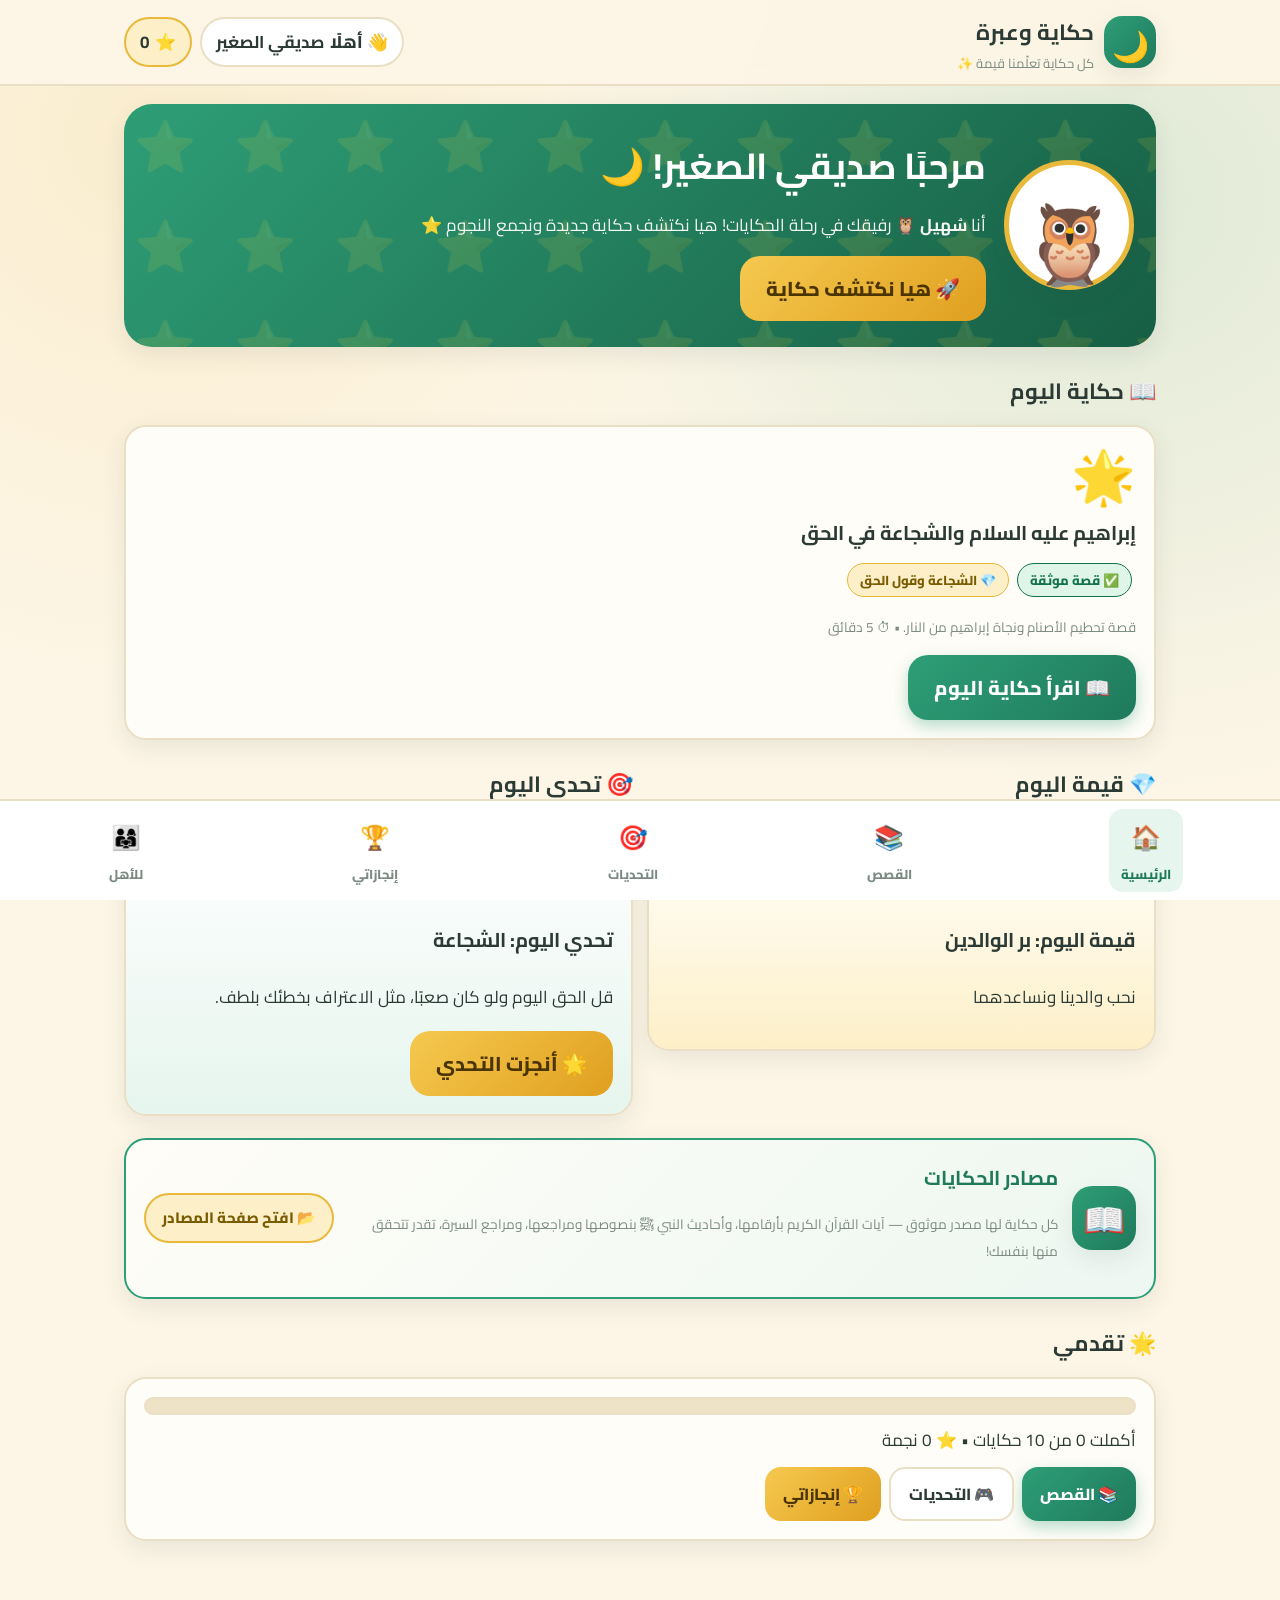
<file: index.html>
<!DOCTYPE html>
<html lang="ar" dir="rtl">
<head>
<meta charset="UTF-8">
<meta name="viewport" content="width=device-width, initial-scale=1.0">
<title>حكاية وعبرة | كل حكاية تعلّمنا قيمة</title>
<meta name="description" content="تطبيق ديني تعليمي للأطفال: قصص القرآن والسيرة بأسلوب ممتع، أنشطة وتحديات ونجوم.">
<link rel="manifest" href="manifest.json">
<meta name="theme-color" content="#2e9e77">
<meta name="mobile-web-app-capable" content="yes">
<meta name="apple-mobile-web-app-capable" content="yes">
<meta name="apple-mobile-web-app-status-bar-style" content="default">
<meta name="apple-mobile-web-app-title" content="حكاية وعبرة">
<link rel="apple-touch-icon" href="icon-180.png">
<link rel="icon" type="image/png" sizes="192x192" href="icon-192.png">
<link rel="preconnect" href="https://fonts.googleapis.com">
<link href="https://fonts.googleapis.com/css2?family=Cairo:wght@400;700;800;900&display=swap" rel="stylesheet">
<link rel="stylesheet" href="styles.css">
</head>
<body>
<div class="topbar"><div class="topbar-in">
<div class="brand"><div class="brand-mark">🌙</div><div><b>حكاية وعبرة</b><small>كل حكاية تعلّمنا قيمة ✨</small></div></div>
<div class="top-actions">
<span class="pill">👋 أهلًا <b id="helloName">صديقي</b></span>
<span class="pill stars-pill">⭐ <b id="starsCount">0</b></span>
</div></div></div>

<div class="app">
<!-- الرئيسية -->
<section id="v-home" class="view active">
<div class="hero">
<div class="mascot">🦉</div>
<div class="hero-txt">
<h1 id="heroHello">مرحبًا صديقي! 🌙</h1>
<p>أنا <b>سُهيل</b> 🦉 رفيقك في رحلة الحكايات! هيا نكتشف حكاية جديدة ونجمع النجوم ⭐</p>
<button class="btn btn-gold btn-big" onclick="nav('lib')">🚀 هيا نكتشف حكاية</button>
</div></div>

<div class="section"><h2>📖 حكاية اليوم</h2><div class="card" id="storyDay"></div></div>
<div class="section"><div class="cards two">
<div><h2>💎 قيمة اليوم</h2><div class="card" id="valDay" style="background:linear-gradient(180deg,#fff,#fdf0c8)"></div></div>
<div><h2>🎯 تحدي اليوم</h2><div class="card" id="chDay" style="background:linear-gradient(180deg,#fff,#e6f5ee)"></div></div>
</div></div>
<div class="section"><a class="card src-card" href="sources.html">
<div class="src-card-row">
<div class="src-card-ico">📖</div>
<div class="src-card-txt"><h3>مصادر الحكايات</h3><p class="meta">كل حكاية لها مصدر موثوق — آيات القرآن الكريم بأرقامها، وأحاديث النبي ﷺ بنصوصها ومراجعها، ومراجع السيرة، تقدر تتحقق منها بنفسك!</p></div>
<div class="src-card-go">📂 افتح صفحة المصادر</div>
</div></a></div>
<div class="section" style="text-align:center"><button class="btn btn-soft" id="installBtn" style="display:none">📱 تثبيت التطبيق على الشاشة الرئيسية</button></div>
<div class="section"><h2>🌟 تقدمي</h2><div class="card"><div class="progress-track"><div class="progress-fill" id="progFill" style="width:0%"></div></div><p id="progTxt" style="margin:8px 0 0"></p>
<div style="display:flex;gap:8px;flex-wrap:wrap;margin-top:10px">
<button class="btn btn-primary" onclick="nav('lib')">📚 القصص</button>
<button class="btn" onclick="nav('ch')">🎮 التحديات</button>
<button class="btn btn-gold" onclick="nav('ach')">🏆 إنجازاتي</button>
</div></div></div>
</section>

<!-- المكتبة -->
<section id="v-lib" class="view">
<div class="section"><h2>📚 مكتبة الحكايات</h2>
<div class="search-row"><input id="q" placeholder="🔍 ابحث عن قصة... (نوح، الصدق، الرحمة)"></div>
<div class="filters">
<select id="fCat"><option value="all">كل التصنيفات</option><option value="prophets">قصص الأنبياء</option><option value="seerah">السيرة النبوية</option><option value="sahaba">قصص الصحابة</option><option value="values">الأخلاق والقيم</option></select>
<select id="fAge"><option value="all">كل الأعمار</option><option value="4-6">4-6 سنوات</option><option value="4-9">6-9 سنوات</option></select>
<button class="btn" id="fFav">🤍 المفضلة فقط</button>
</div>
<div class="story-grid" id="libGrid"></div>
</div></section>

<!-- القارئ -->
<section id="v-reader" class="view"><div class="section"><div class="reader" id="readerBox"></div></div></section>

<!-- التحديات -->
<section id="v-ch" class="view"><div class="section"><h2>🎯 تحديات الأبطال</h2>
<p id="chCount" class="meta"></p><div class="cards two" id="chGrid"></div>
<div class="card" style="margin-top:12px;background:#fff8e6">💛 التحديات للتشجيع والفرح فقط — لا نحزن إذا لم نكمل تحديًا اليوم، فغدًا فرصة جديدة! ولا يحكم التحدي على تدين أحد.</div>
</div></section>

<!-- الإنجازات -->
<section id="v-ach" class="view"><div class="section"><h2>🏆 إنجازاتي</h2>
<div class="card"><b id="achStars"></b><div class="progress-track" style="margin-top:8px"><div class="progress-fill" id="achProg"></div></div></div>
<h2 style="margin-top:16px">🎖️ شاراتي</h2><div class="badges-grid" id="badgeGrid"></div>
<h2 style="margin-top:16px">📖 قصصي المكتملة</h2><div class="card" id="doneTable"></div>
</div></section>

<!-- الأهل -->
<section id="v-parent" class="view"><div class="section"><h2>👨‍👩‍👧 منطقة الأهل</h2>
<div id="gate" class="card gate"><div style="font-size:50px">🔐</div><h3>بوابة الأهل</h3><p class="meta">هذه المنطقة للكبار فقط</p><p><b id="gateQ"></b></p>
<input id="gateA" type="number" placeholder="الإجابة" style="border:2px solid var(--line);border-radius:12px;padding:10px;font-family:inherit">
<button class="btn btn-primary" onclick="tryGate()">دخول</button></div>
<div id="parentIn" style="display:none">
<div class="parent-box"><h3>👶 ملف الطفل ومستوى المحتوى</h3>
<div class="filters">الاسم: <input id="pName"> العمر: <input id="pAge" type="number" min="4" max="9" style="width:80px">
<select id="pLevel"><option value="all">كل المحتوى</option><option value="small">مبسّط (4-6)</option><option value="big">متقدم (6-9)</option></select></div>
<div class="filters">حجم الخط: <input id="pFs" type="number" min="14" max="26" style="width:80px">
<label><input id="pSound" type="checkbox"> 🔊 تفعيل الصوت</label>
<button class="btn btn-primary" onclick="saveParent()">💾 حفظ</button>
<button class="btn" onclick="resetAll()">↺ مسح التقدم</button></div></div>
<div class="parent-box"><h3>📊 متابعة التعلم</h3><div id="pStats"></div>
<h3>💎 القيم التي تعلمها</h3><div id="pVals"></div>
<h3>❓ نتائج الأنشطة</h3><div id="pQuiz"></div>
<h3>🎯 التحديات المنجزة</h3><div id="pCh"></div></div>
<div class="parent-box"><h3>🏠 أنشطة أسرية مقترحة</h3><ul id="pActs"></ul>
<p class="meta">💡 نصيحة: امدحوا المحاولة لا النتيجة، ولا تقارنوا الطفل بغيره. المكافآت هنا رمزية وتشجيعية فقط.</p></div>
</div></div></section>
</div>

<nav class="bottom-nav">
<button data-v="home" class="active"><span>🏠</span>الرئيسية</button>
<button data-v="lib"><span>📚</span>القصص</button>
<button data-v="ch"><span>🎯</span>التحديات</button>
<button data-v="ach"><span>🏆</span>إنجازاتي</button>
<button data-v="parent"><span>👨‍👩‍👧</span>للأهل</button>
</nav>
<div class="toast" id="toast"></div>
<script src="data.js"></script>
<script src="app.js"></script>
<script>
if("serviceWorker" in navigator){window.addEventListener("load",function(){navigator.serviceWorker.register("service-worker.js").catch(function(e){console.warn("تعذر تسجيل service worker",e);});});}
</script>
</body>
</html>
</file>
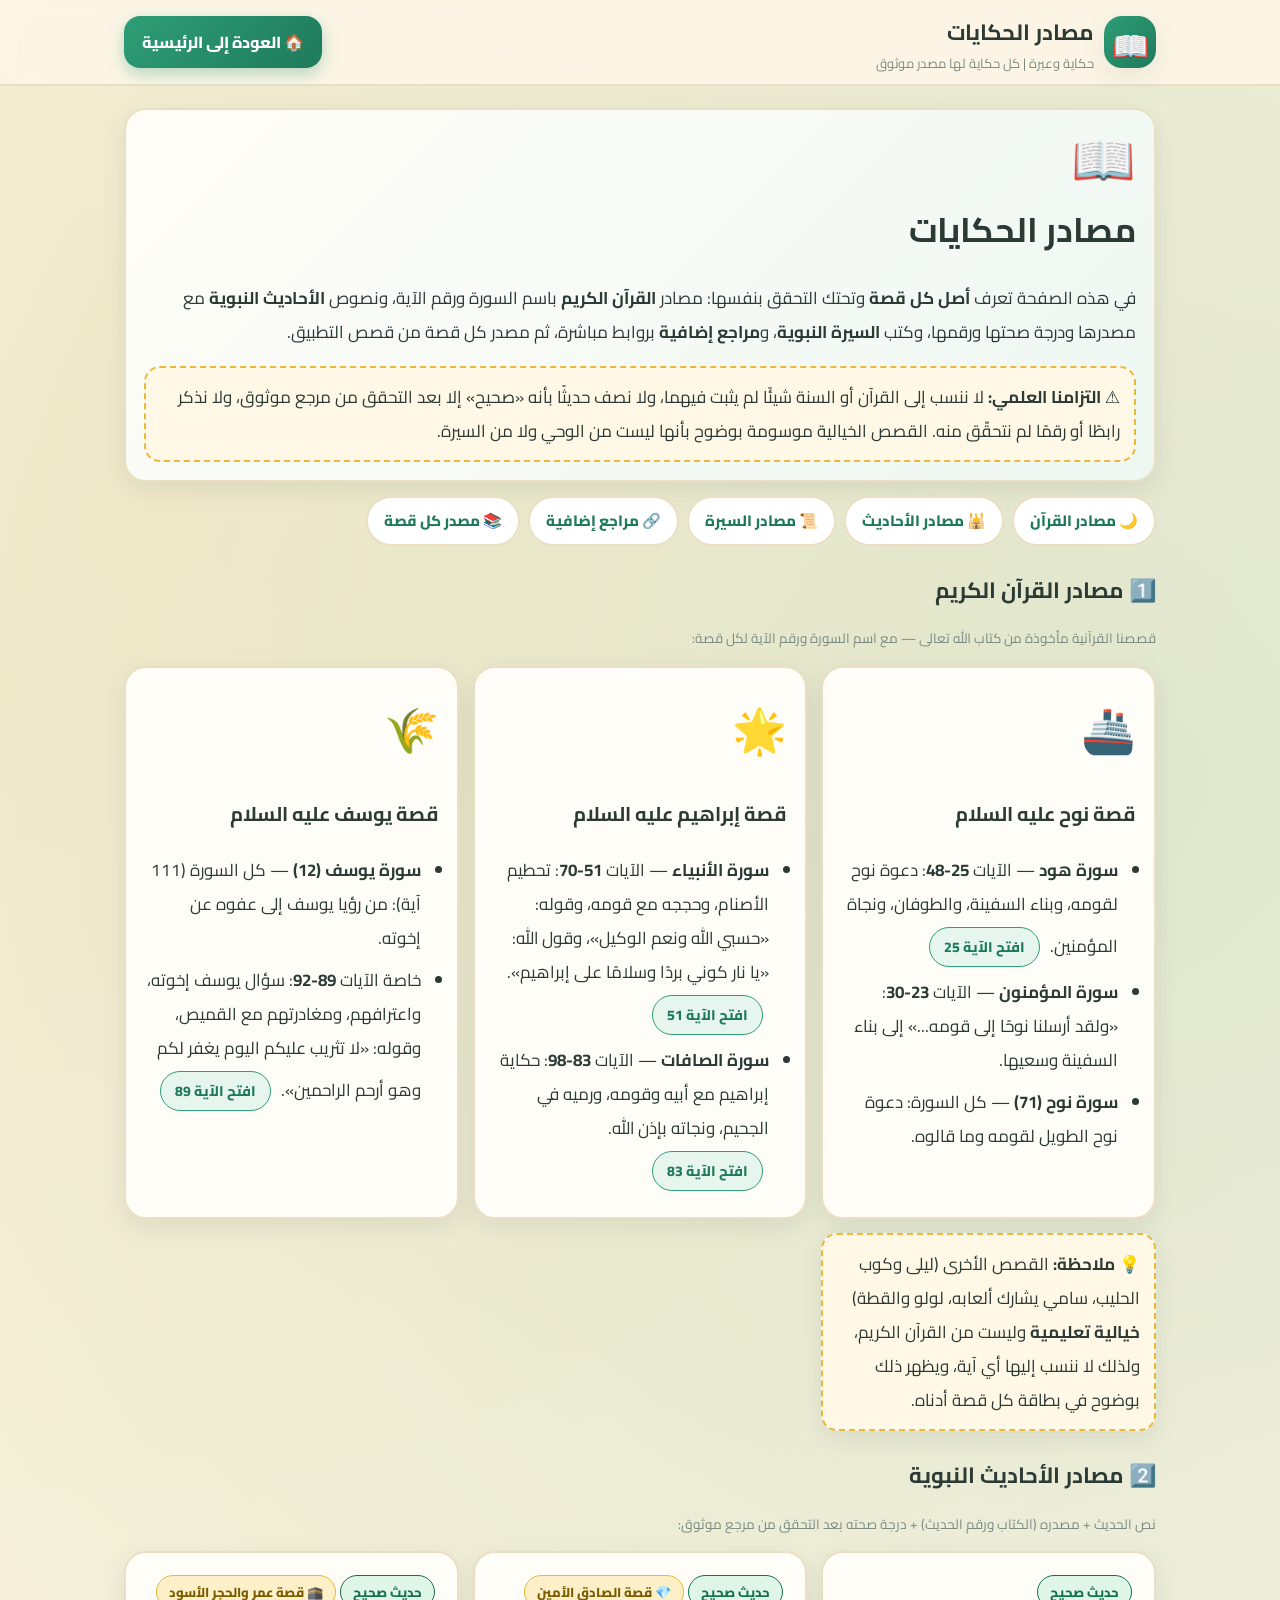
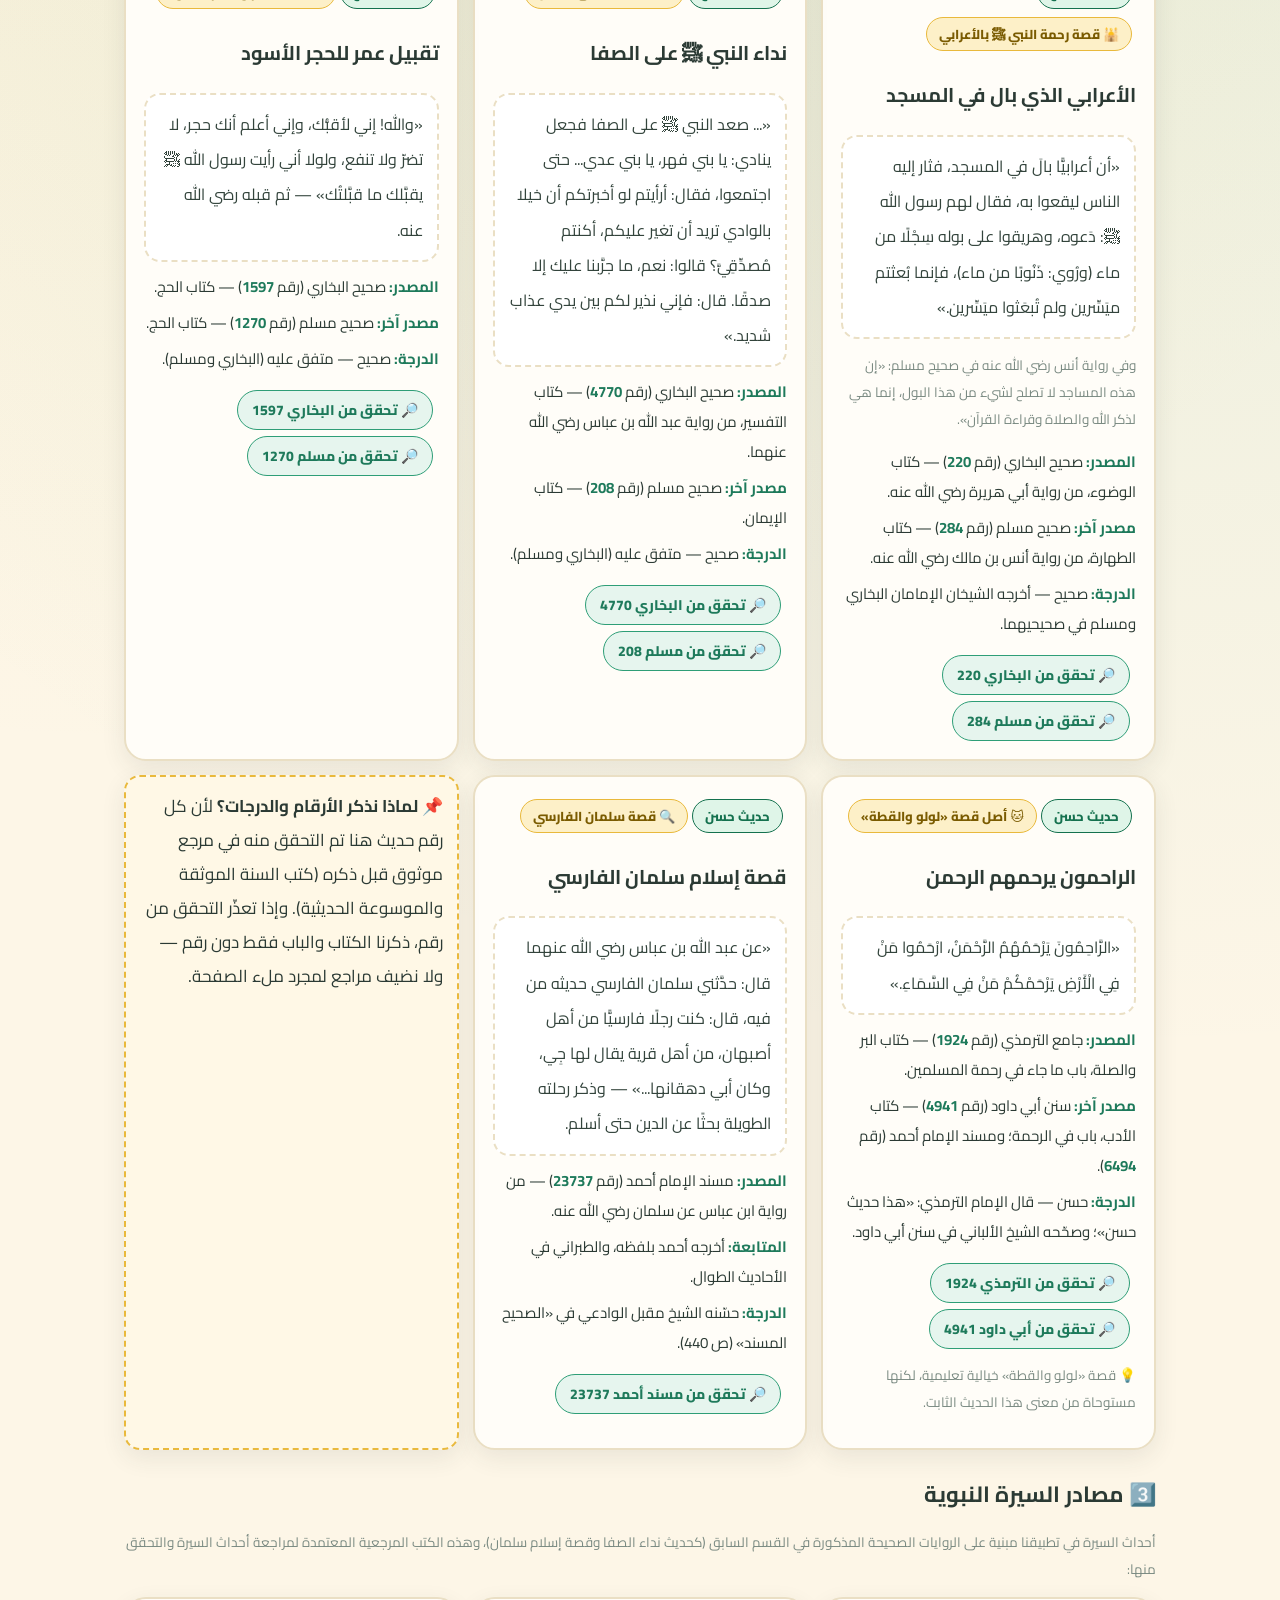
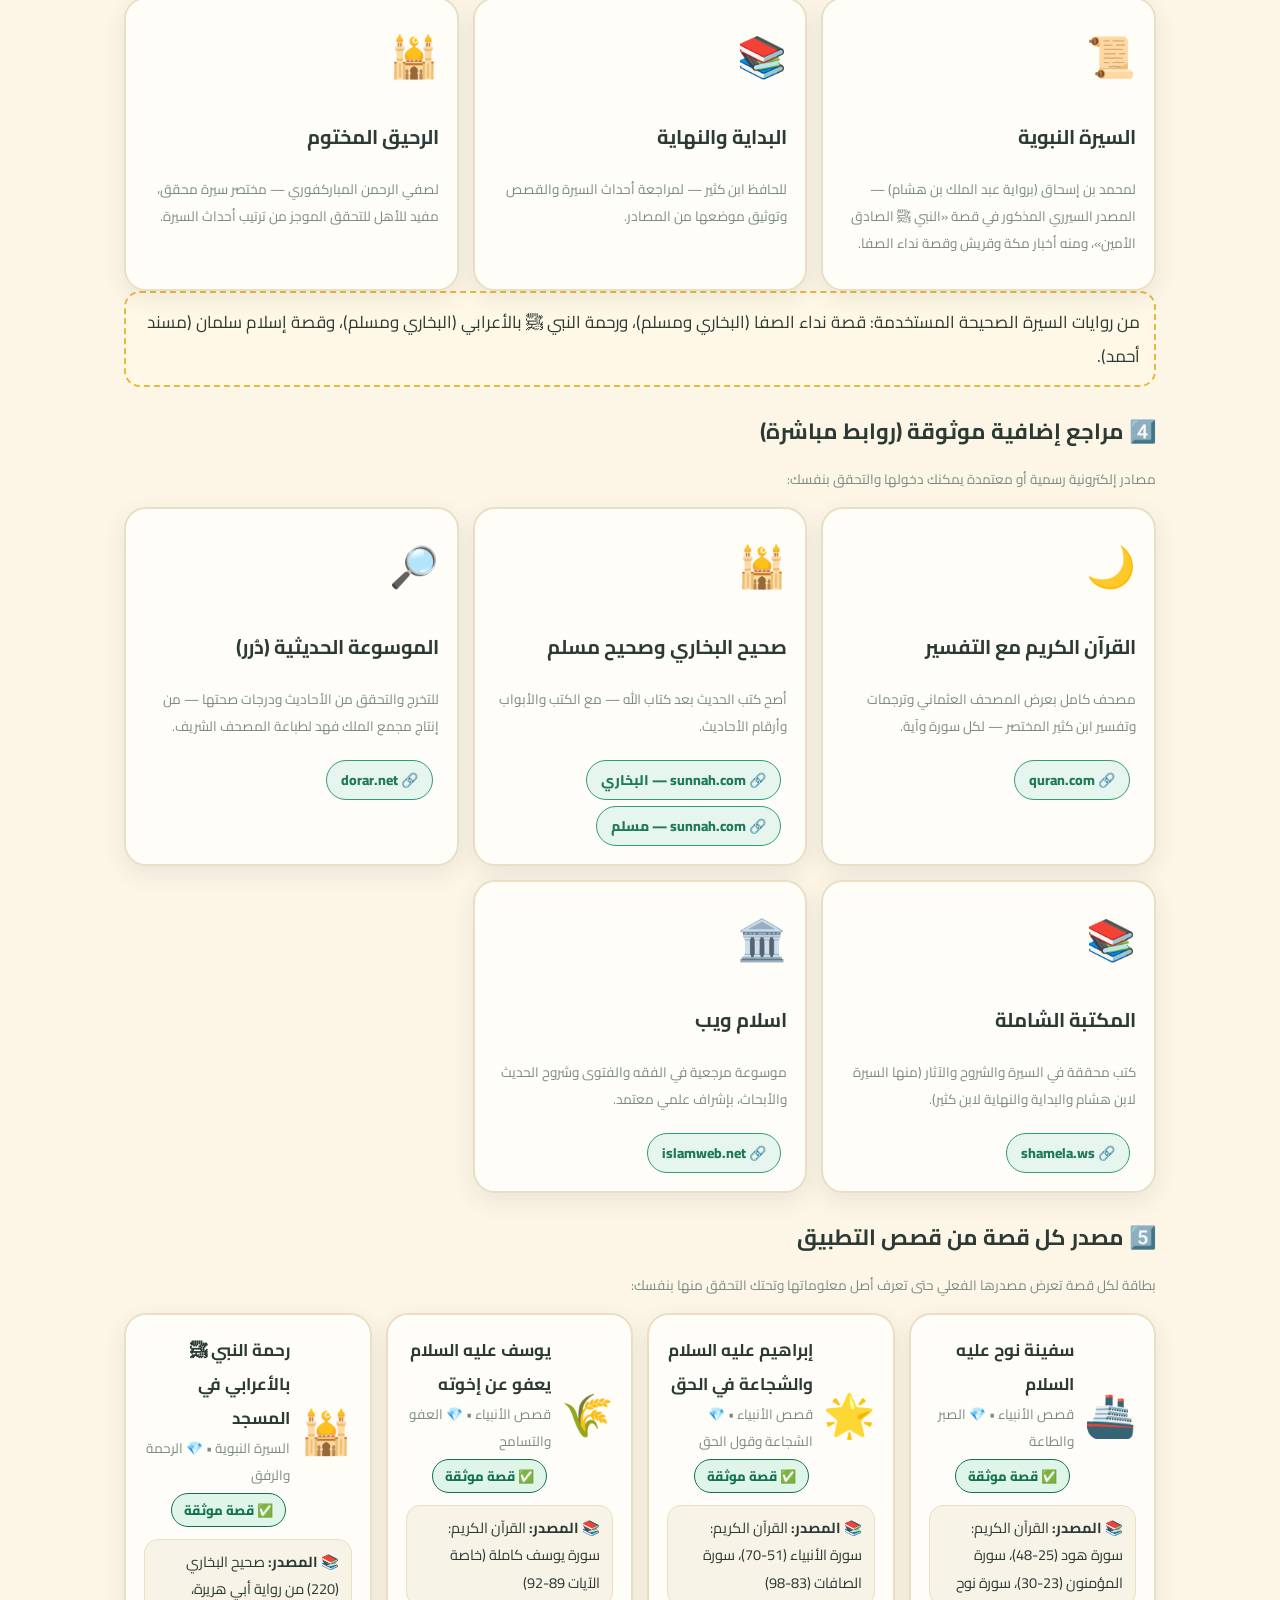
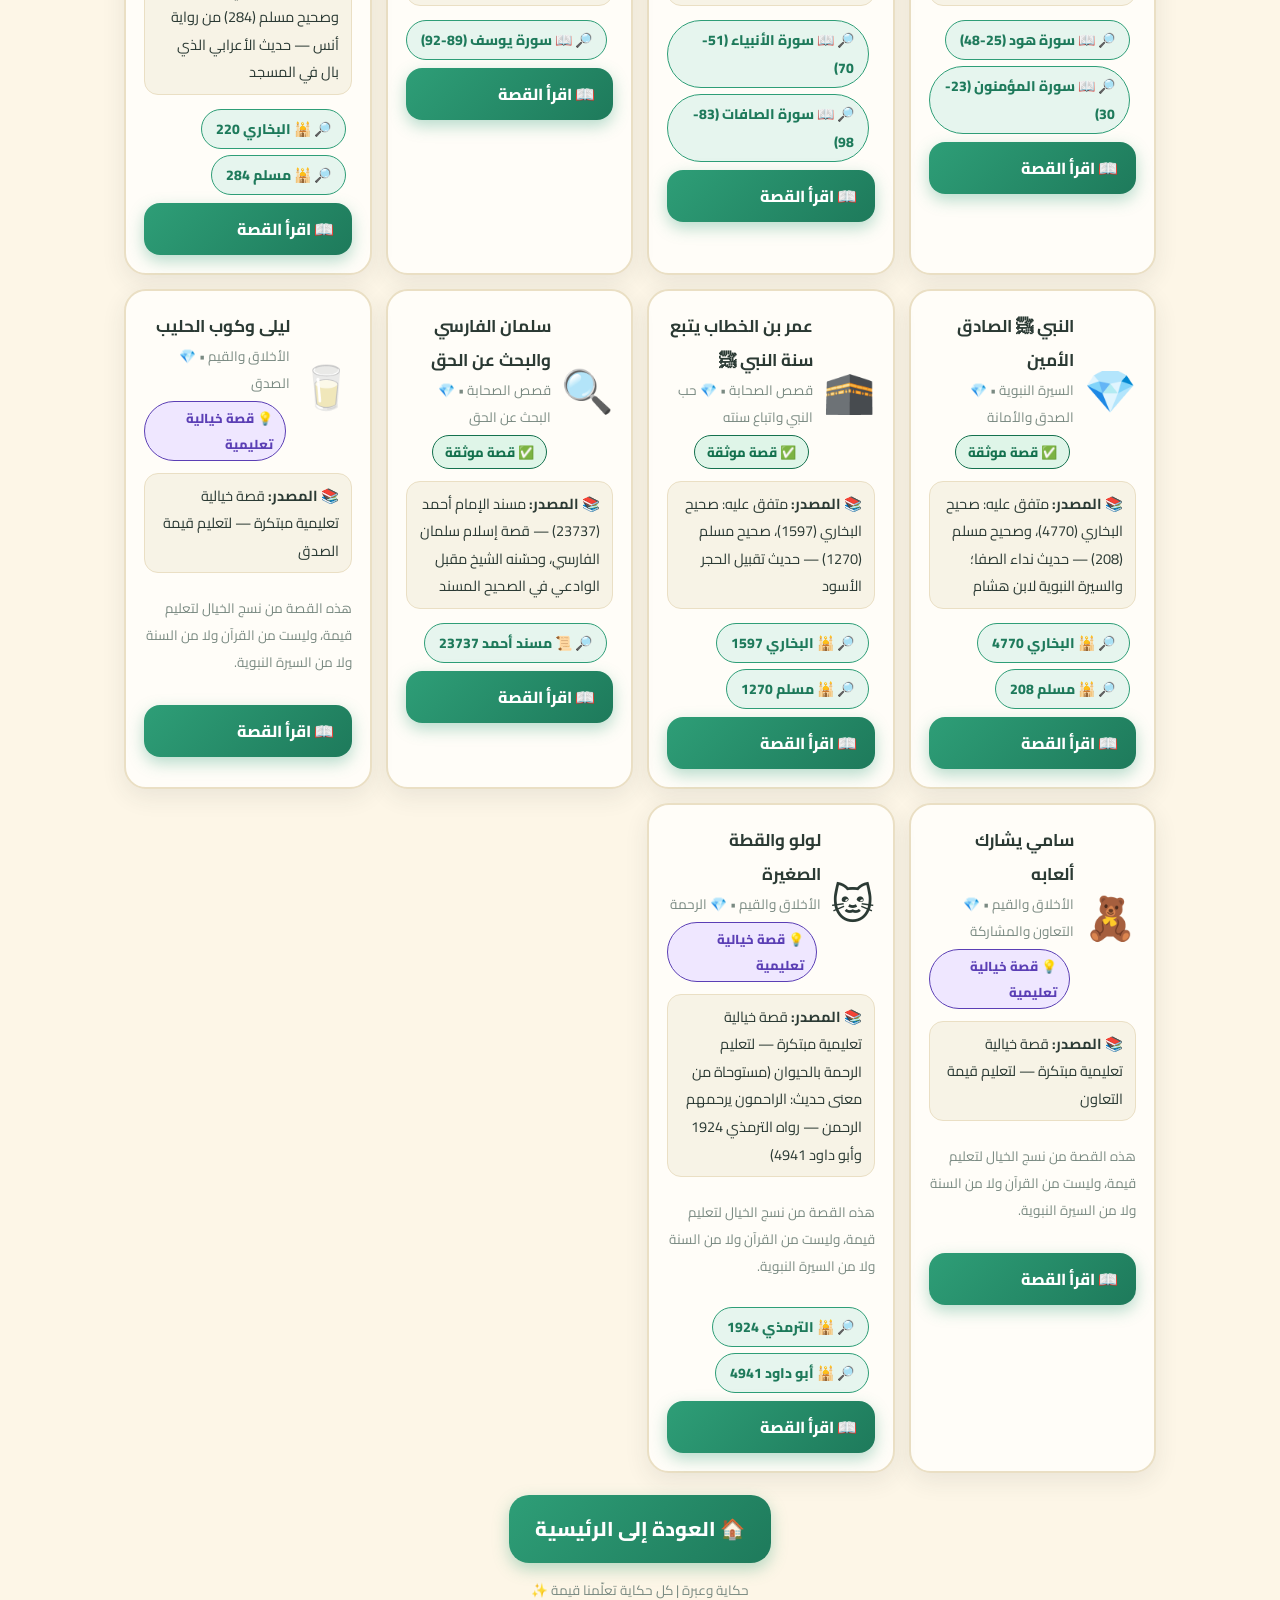
<file: sources.html>
<!DOCTYPE html>
<html lang="ar" dir="rtl">
<head>
<meta charset="UTF-8">
<meta name="viewport" content="width=device-width, initial-scale=1.0">
<title>مصادر الحكايات | حكاية وعبرة</title>
<meta name="description" content="مصادر كل قصة في تطبيق حكاية وعبرة: آيات القرآن الكريم بأرقامها، أحاديث نبوية بنصوصها ومراجعها ودرجاتها، ومراجع السيرة النبوية، ومراجع إضافية موثوقة بروابط مباشرة.">
<link rel="manifest" href="manifest.json">
<meta name="theme-color" content="#2e9e77">
<meta name="mobile-web-app-capable" content="yes">
<meta name="apple-mobile-web-app-capable" content="yes">
<meta name="apple-mobile-web-app-status-bar-style" content="default">
<meta name="apple-mobile-web-app-title" content="حكاية وعبرة">
<link rel="apple-touch-icon" href="icon-180.png">
<link rel="icon" type="image/png" sizes="192x192" href="icon-192.png">
<link rel="preconnect" href="https://fonts.googleapis.com">
<link href="https://fonts.googleapis.com/css2?family=Cairo:wght@400;700;800;900&display=swap" rel="stylesheet">
<link rel="stylesheet" href="styles.css">
</head>
<body>
<div class="topbar"><div class="topbar-in">
<div class="brand"><div class="brand-mark">📖</div><div><b>مصادر الحكايات</b><small>حكاية وعبرة | كل حكاية لها مصدر موثوق</small></div></div>
<div class="top-actions"><a class="btn btn-primary" href="index.html" style="text-decoration:none">🏠 العودة إلى الرئيسية</a></div>
</div></div>

<div class="app">

<!-- تمهيد -->
<section class="section">
<div class="card src-hero">
<div class="emoji">📖</div>
<h1 style="margin:6px 0">مصادر الحكايات</h1>
<p>في هذه الصفحة تعرف <b>أصل كل قصة</b> وتحتك التحقق بنفسها: مصادر <b>القرآن الكريم</b> باسم السورة ورقم الآية، ونصوص <b>الأحاديث النبوية</b> مع مصدرها ودرجة صحتها ورقمها، وكتب <b>السيرة النبوية</b>، و<b>مراجع إضافية</b> بروابط مباشرة، ثم مصدر كل قصة من قصص التطبيق.</p>
<div class="src-note">⚠️ <b>التزامنا العلمي:</b> لا ننسب إلى القرآن أو السنة شيئًا لم يثبت فيهما، ولا نصف حديثًا بأنه «صحيح» إلا بعد التحقق من مرجع موثوق، ولا نذكر رابطًا أو رقمًا لم نتحقّق منه. القصص الخيالية موسومة بوضوح بأنها ليست من الوحي ولا من السيرة.</div>
</div>
<nav class="src-nav">
<a href="#quran">🌙 مصادر القرآن</a>
<a href="#hadith">🕌 مصادر الأحاديث</a>
<a href="#seerah">📜 مصادر السيرة</a>
<a href="#refs">🔗 مراجع إضافية</a>
<a href="#stories">📚 مصدر كل قصة</a>
</nav>
</section>

<!-- 1) القرآن -->
<section class="section" id="quran">
<h2>1️⃣ مصادر القرآن الكريم</h2>
<p class="meta">قصصنا القرآنية مأخوذة من كتاب الله تعالى — مع اسم السورة ورقم الآية لكل قصة:</p>
<div class="cards two">
<div class="card">
<div style="font-size:44px">🚢</div><h3>قصة نوح عليه السلام</h3>
<ul class="src-list">
<li><b>سورة هود</b> — الآيات <b>25-48</b>: دعوة نوح لقومه، وبناء السفينة، والطوفان، ونجاة المؤمنين. <a class="src-link" href="https://quran.com/11/25" target="_blank" rel="noopener">افتح الآية 25</a></li>
<li><b>سورة المؤمنون</b> — الآيات <b>23-30</b>: «ولقد أرسلنا نوحًا إلى قومه...» إلى بناء السفينة وسعيها.</li>
<li><b>سورة نوح (71)</b> — كل السورة: دعوة نوح الطويل لقومه وما قالوه.</li>
</ul>
</div>
<div class="card">
<div style="font-size:44px">🌟</div><h3>قصة إبراهيم عليه السلام</h3>
<ul class="src-list">
<li><b>سورة الأنبياء</b> — الآيات <b>51-70</b>: تحطيم الأصنام، وحججه مع قومه، وقوله: «حسبي الله ونعم الوكيل»، وقول الله: «يا نار كوني بردًا وسلامًا على إبراهيم». <a class="src-link" href="https://quran.com/21/51" target="_blank" rel="noopener">افتح الآية 51</a></li>
<li><b>سورة الصافات</b> — الآيات <b>83-98</b>: حكاية إبراهيم مع أبيه وقومه، ورميه في الجحيم، ونجاته بإذن الله. <a class="src-link" href="https://quran.com/37/83" target="_blank" rel="noopener">افتح الآية 83</a></li>
</ul>
</div>
<div class="card">
<div style="font-size:44px">🌾</div><h3>قصة يوسف عليه السلام</h3>
<ul class="src-list">
<li><b>سورة يوسف (12)</b> — كل السورة (111 آية): من رؤيا يوسف إلى عفوه عن إخوته.</li>
<li>خاصة الآيات <b>89-92</b>: سؤال يوسف إخوته، واعترافهم، ومغادرتهم مع القميص، وقوله: «لا تثريب عليكم اليوم يغفر لكم وهو أرحم الراحمين». <a class="src-link" href="https://quran.com/12/89" target="_blank" rel="noopener">افتح الآية 89</a></li>
</ul>
</div>
<div class="card src-note">
<b>💡 ملاحظة:</b> القصص الأخرى (ليلى وكوب الحليب، سامي يشارك ألعابه، لولو والقطة) <b>خيالية تعليمية</b> وليست من القرآن الكريم، ولذلك لا ننسب إليها أي آية، ويظهر ذلك بوضوح في بطاقة كل قصة أدناه.
</div>
</div>
</section>

<!-- 2) الأحاديث -->
<section class="section" id="hadith">
<h2>2️⃣ مصادر الأحاديث النبوية</h2>
<p class="meta">نص الحديث + مصدره (الكتاب ورقم الحديث) + درجة صحته بعد التحقق من مرجع موثوق:</p>
<div class="cards two">

<div class="card">
<span class="badge b-doc">حديث صحيح</span><span class="badge b-val">🕌 قصة رحمة النبي ﷺ بالأعرابي</span>
<h3>الأعرابي الذي بال في المسجد</h3>
<div class="src-quote">«أن أعرابيًّا بالَ في المسجد، فثار إليه الناس ليقعوا به، فقال لهم رسول الله ﷺ: دَعوه، وهريقوا على بوله سِجْلًا من ماء (ورُوي: ذَنُوبًا من ماء)، فإنما بُعثتم ميَسِّرين ولم تُبعَثوا ميَسِّرين.»</div>
<p class="meta">وفي رواية أنس رضي الله عنه في صحيح مسلم: «إن هذه المساجد لا تصلح لشيء من هذا البول، إنما هي لذكر الله والصلاة وقراءة القرآن».</p>
<div class="src-facts">
<div><b>المصدر:</b> صحيح البخاري (رقم <b>220</b>) — كتاب الوضوء، من رواية أبي هريرة رضي الله عنه.</div>
<div><b>مصدر آخر:</b> صحيح مسلم (رقم <b>284</b>) — كتاب الطهارة، من رواية أنس بن مالك رضي الله عنه.</div>
<div><b>الدرجة:</b> صحيح — أخرجه الشيخان الإمامان البخاري ومسلم في صحيحيهما.</div>
</div>
<a class="src-link" href="https://sunnah.com/bukhari:220" target="_blank" rel="noopener">🔎 تحقق من البخاري 220</a>
<a class="src-link" href="https://sunnah.com/muslim:284a" target="_blank" rel="noopener">🔎 تحقق من مسلم 284</a>
</div>

<div class="card">
<span class="badge b-doc">حديث صحيح</span><span class="badge b-val">💎 قصة الصادق الأمين</span>
<h3>نداء النبي ﷺ على الصفا</h3>
<div class="src-quote">«... صعد النبي ﷺ على الصفا فجعل ينادي: يا بني فهر، يا بني عدي... حتى اجتمعوا، فقال: أرأيتم لو أخبرتكم أن خيلا بالوادي تريد أن تغير عليكم، أكنتم مُصدِّقِيَّ؟ قالوا: نعم، ما جرَّبنا عليك إلا صدقًا. قال: فإني نذير لكم بين يدي عذاب شديد.»</div>
<div class="src-facts">
<div><b>المصدر:</b> صحيح البخاري (رقم <b>4770</b>) — كتاب التفسير، من رواية عبد الله بن عباس رضي الله عنهما.</div>
<div><b>مصدر آخر:</b> صحيح مسلم (رقم <b>208</b>) — كتاب الإيمان.</div>
<div><b>الدرجة:</b> صحيح — متفق عليه (البخاري ومسلم).</div>
</div>
<a class="src-link" href="https://sunnah.com/bukhari:4770" target="_blank" rel="noopener">🔎 تحقق من البخاري 4770</a>
<a class="src-link" href="https://sunnah.com/muslim:208" target="_blank" rel="noopener">🔎 تحقق من مسلم 208</a>
</div>

<div class="card">
<span class="badge b-doc">حديث صحيح</span><span class="badge b-val">🕋 قصة عمر والحجر الأسود</span>
<h3>تقبيل عمر للحجر الأسود</h3>
<div class="src-quote">«والله! إني لأقبُّك، وإني أعلم أنك حجر، لا تضرّ ولا تنفع، ولولا أني رأيت رسول الله ﷺ يقبَّلك ما قبَّلتُك» — ثم قبله رضي الله عنه.</div>
<div class="src-facts">
<div><b>المصدر:</b> صحيح البخاري (رقم <b>1597</b>) — كتاب الحج.</div>
<div><b>مصدر آخر:</b> صحيح مسلم (رقم <b>1270</b>) — كتاب الحج.</div>
<div><b>الدرجة:</b> صحيح — متفق عليه (البخاري ومسلم).</div>
</div>
<a class="src-link" href="https://sunnah.com/bukhari:1597" target="_blank" rel="noopener">🔎 تحقق من البخاري 1597</a>
<a class="src-link" href="https://sunnah.com/muslim:1270" target="_blank" rel="noopener">🔎 تحقق من مسلم 1270</a>
</div>

<div class="card">
<span class="badge b-doc">حديث حسن</span><span class="badge b-val">🐱 أصل قصة «لولو والقطة»</span>
<h3>الراحمون يرحمهم الرحمن</h3>
<div class="src-quote">«الرَّاحِمُونَ يَرْحَمُهُمُ الرَّحْمَنُ، ارْحَمُوا مَنْ فِي الْأَرْضِ يَرْحَمْكُمْ مَنْ فِي السَّمَاءِ.»</div>
<div class="src-facts">
<div><b>المصدر:</b> جامع الترمذي (رقم <b>1924</b>) — كتاب البر والصلة، باب ما جاء في رحمة المسلمين.</div>
<div><b>مصدر آخر:</b> سنن أبي داود (رقم <b>4941</b>) — كتاب الأدب، باب في الرحمة؛ ومسند الإمام أحمد (رقم <b>6494</b>).</div>
<div><b>الدرجة:</b> حسن — قال الإمام الترمذي: «هذا حديث حسن»؛ وصحّحه الشيخ الألباني في سنن أبي داود.</div>
</div>
<a class="src-link" href="https://sunnah.com/tirmidhi:1924" target="_blank" rel="noopener">🔎 تحقق من الترمذي 1924</a>
<a class="src-link" href="https://sunnah.com/abudawud:4941" target="_blank" rel="noopener">🔎 تحقق من أبي داود 4941</a>
<p class="meta">💡 قصة «لولو والقطة» خيالية تعليمية، لكنها مستوحاة من معنى هذا الحديث الثابت.</p>
</div>

<div class="card">
<span class="badge b-doc">حديث حسن</span><span class="badge b-val">🔍 قصة سلمان الفارسي</span>
<h3>قصة إسلام سلمان الفارسي</h3>
<div class="src-quote">«عن عبد الله بن عباس رضي الله عنهما قال: حدَّثني سلمان الفارسي حديثه من فيه، قال: كنت رجلًا فارسيًّا من أهل أصبهان، من أهل قرية يقال لها جِي، وكان أبي دهقانها...» — وذكر رحلته الطويلة بحثًا عن الدين حتى أسلم.</div>
<div class="src-facts">
<div><b>المصدر:</b> مسند الإمام أحمد (رقم <b>23737</b>) — من رواية ابن عباس عن سلمان رضي الله عنه.</div>
<div><b>المتابعة:</b> أخرجه أحمد بلفظه، والطبراني في الأحاديث الطوال.</div>
<div><b>الدرجة:</b> حسّنه الشيخ مقبل الوادعي في «الصحيح المسند» (ص 440).</div>
</div>
<a class="src-link" href="https://dorar.net/h/wUVTPjc4" target="_blank" rel="noopener">🔎 تحقق من مسند أحمد 23737</a>
</div>

<div class="card src-note">
📌 <b>لماذا نذكر الأرقام والدرجات؟</b> لأن كل رقم حديث هنا تم التحقق منه في مرجع موثوق قبل ذكره (كتب السنة الموثقة والموسوعة الحديثية). وإذا تعذّر التحقق من رقم، ذكرنا الكتاب والباب فقط دون رقم — ولا نضيف مراجع لمجرد ملء الصفحة.
</div>
</div>
</section>

<!-- 3) السيرة -->
<section class="section" id="seerah">
<h2>3️⃣ مصادر السيرة النبوية</h2>
<p class="meta">أحداث السيرة في تطبيقنا مبنية على الروايات الصحيحة المذكورة في القسم السابق (كحديث نداء الصفا وقصة إسلام سلمان)، وهذه الكتب المرجعية المعتمدة لمراجعة أحداث السيرة والتحقق منها:</p>
<div class="cards three">
<div class="card"><div style="font-size:40px">📜</div><h3>السيرة النبوية</h3>
<p class="meta">لمحمد بن إسحاق (برواية عبد الملك بن هشام) — المصدر السيرري المذكور في قصة «النبي ﷺ الصادق الأمين»، ومنه أخبار مكة وقريش وقصة نداء الصفا.</p></div>
<div class="card"><div style="font-size:40px">📚</div><h3>البداية والنهاية</h3>
<p class="meta">للحافظ ابن كثير — لمراجعة أحداث السيرة والقصص وتوثيق موضعها من المصادر.</p></div>
<div class="card"><div style="font-size:40px">🕌</div><h3>الرحيق المختوم</h3>
<p class="meta">لصفي الرحمن المباركفوري — مختصر سيرة محقق، مفيد للأهل للتحقق الموجز من ترتيب أحداث السيرة.</p></div>
</div>
<div class="src-note">من روايات السيرة الصحيحة المستخدمة: قصة نداء الصفا (البخاري ومسلم)، ورحمة النبي ﷺ بالأعرابي (البخاري ومسلم)، وقصة إسلام سلمان (مسند أحمد).</div>
</section>

<!-- 4) مراجع إضافية -->
<section class="section" id="refs">
<h2>4️⃣ مراجع إضافية موثوقة (روابط مباشرة)</h2>
<p class="meta">مصادر إلكترونية رسمية أو معتمدة يمكنك دخولها والتحقق بنفسك:</p>
<div class="cards two">
<div class="card"><div style="font-size:40px">🌙</div><h3>القرآن الكريم مع التفسير</h3>
<p class="meta">مصحف كامل بعرض المصحف العثماني وترجمات وتفسير ابن كثير المختصر — لكل سورة وآية.</p>
<a class="src-link" href="https://quran.com" target="_blank" rel="noopener">🔗 quran.com</a></div>
<div class="card"><div style="font-size:40px">🕌</div><h3>صحيح البخاري وصحيح مسلم</h3>
<p class="meta">أصح كتب الحديث بعد كتاب الله — مع الكتب والأبواب وأرقام الأحاديث.</p>
<a class="src-link" href="https://sunnah.com/bukhari" target="_blank" rel="noopener">🔗 sunnah.com — البخاري</a>
<a class="src-link" href="https://sunnah.com/muslim" target="_blank" rel="noopener">🔗 sunnah.com — مسلم</a></div>
<div class="card"><div style="font-size:40px">🔎</div><h3>الموسوعة الحديثية (دُرر)</h3>
<p class="meta">للتخرج والتحقق من الأحاديث ودرجات صحتها — من إنتاج مجمع الملك فهد لطباعة المصحف الشريف.</p>
<a class="src-link" href="https://dorar.net" target="_blank" rel="noopener">🔗 dorar.net</a></div>
<div class="card"><div style="font-size:40px">📚</div><h3>المكتبة الشاملة</h3>
<p class="meta">كتب محققة في السيرة والشروح والآثار (منها السيرة لابن هشام والبداية والنهاية لابن كثير).</p>
<a class="src-link" href="https://shamela.ws" target="_blank" rel="noopener">🔗 shamela.ws</a></div>
<div class="card"><div style="font-size:40px">🏛️</div><h3>اسلام ويب</h3>
<p class="meta">موسوعة مرجعية في الفقه والفتوى وشروح الحديث والأبحاث، بإشراف علمي معتمد.</p>
<a class="src-link" href="https://www.islamweb.net" target="_blank" rel="noopener">🔗 islamweb.net</a></div>
</div>
</section>

<!-- 5) مصدر كل قصة -->
<section class="section" id="stories">
<h2>5️⃣ مصدر كل قصة من قصص التطبيق</h2>
<p class="meta">بطاقة لكل قصة تعرض مصدرها الفعلي حتى تعرف أصل معلوماتها وتحتك التحقق منها بنفسك:</p>
<div class="story-grid" id="srcGrid"></div>
</section>

<div class="section" style="text-align:center">
<a class="btn btn-primary btn-big" href="index.html" style="text-decoration:none;display:inline-block">🏠 العودة إلى الرئيسية</a>
<p class="meta">حكاية وعبرة | كل حكاية تعلّمنا قيمة ✨</p>
</div>
</div>

<script src="data.js"></script>
<script>
/* روابط التحقق المباشر لكل قصة (روابط موثقة تم فحصها) */
const LINKS={
 nuh:[["📖 سورة هود (25-48)","https://quran.com/11/25"],["📖 سورة المؤمنون (23-30)","https://quran.com/23/23"]],
 ibrahim:[["📖 سورة الأنبياء (51-70)","https://quran.com/21/51"],["📖 سورة الصافات (83-98)","https://quran.com/37/83"]],
 yusuf:[["📖 سورة يوسف (89-92)","https://quran.com/12/89"]],
 rafik:[["🕌 البخاري 220","https://sunnah.com/bukhari:220"],["🕌 مسلم 284","https://sunnah.com/muslim:284a"]],
 amin:[["🕌 البخاري 4770","https://sunnah.com/bukhari:4770"],["🕌 مسلم 208","https://sunnah.com/muslim:208"]],
 omar:[["🕌 البخاري 1597","https://sunnah.com/bukhari:1597"],["🕌 مسلم 1270","https://sunnah.com/muslim:1270"]],
 salman:[["📜 مسند أحمد 23737","https://dorar.net/h/wUVTPjc4"]],
 lulu:[["🕌 الترمذي 1924","https://sunnah.com/tirmidhi:1924"],["🕌 أبو داود 4941","https://sunnah.com/abudawud:4941"]],
 layla:[],sami:[]};
(function(){
 const g=document.getElementById("srcGrid");
 g.innerHTML=STORIES.map(function(s){
  const links=(LINKS[s.id]||[]).map(function(l){
   return '<a class="src-link" href="'+l[1]+'" target="_blank" rel="noopener">🔎 '+l[0]+'</a>';}).join("");
  return '<div class="card src-story">'+
   '<div class="src-story-head"><span class="src-story-art">'+s.art+'</span>'+
   '<div><b>'+s.title+'</b><div class="meta">'+s.catName+' • 💎 '+s.value+'</div>'+
   '<span class="badge '+(s.doc?"b-doc":"b-fic")+'">'+(s.doc?"✅ قصة موثقة":"💡 قصة خيالية تعليمية")+'</span></div></div>'+
   '<div class="src-story-src"><b>📚 المصدر:</b> '+s.source+'</div>'+
   (s.doc?"":'<p class="meta">هذه القصة من نسج الخيال لتعليم قيمة، وليست من القرآن ولا من السنة ولا من السيرة النبوية.</p>')+
   '<div class="src-story-links">'+links+'</div>'+
   '<a class="btn btn-primary" href="index.html?story='+s.id+'" style="display:inline-block;text-decoration:none">📖 اقرأ القصة</a>'+
  '</div>';}).join("");
})();
</script>
<script>
if("serviceWorker" in navigator){window.addEventListener("load",function(){navigator.serviceWorker.register("service-worker.js").catch(function(e){console.warn("تعذر تسجيل service worker",e);});});}
</script>
</body>
</html>
</file>
<file: styles.css>
:root{
  --green:#2e9e77; --green-d:#1e7a5b; --cream:#fdf6e7; --card:#fffdf8;
  --gold:#e9b93c; --gold-soft:#fdf0c8; --blue:#bfe0ff; --purple:#ddd0fb;
  --ink:#2b3a34; --muted:#7a8a82; --line:#eadfc4;
  --shadow:0 8px 24px rgba(43,58,52,.09); --radius:22px;
  --fs:17px;
}
*{box-sizing:border-box}
html{scroll-behavior:smooth}
body{margin:0;font-family:"Cairo","Tajawal",system-ui,Tahoma,sans-serif;
  background:var(--cream);color:var(--ink);font-size:var(--fs);line-height:2;
  background-image:radial-gradient(circle at 12% 8%,rgba(233,185,60,.14),transparent 30%),
  radial-gradient(circle at 88% 12%,rgba(46,158,119,.14),transparent 32%);}
button{font-family:inherit}
.app{max-width:1060px;margin:0 auto;padding:0 14px 120px}
.topbar{position:sticky;top:0;z-index:50;background:rgba(253,246,231,.92);backdrop-filter:blur(10px);border-bottom:2px solid var(--line)}
.topbar-in{max-width:1060px;margin:0 auto;padding:10px 14px;display:flex;align-items:center;justify-content:space-between;gap:10px;flex-wrap:wrap}
.brand{display:flex;align-items:center;gap:10px}
.brand-mark{width:52px;height:52px;border-radius:18px;background:linear-gradient(135deg,var(--green),var(--green-d));display:grid;place-items:center;font-size:30px;box-shadow:var(--shadow)}
.brand b{font-size:22px}.brand small{display:block;color:var(--muted);font-size:13px;line-height:1.5}
.pill{background:#fff;border:2px solid var(--line);border-radius:999px;padding:6px 14px;font-weight:800;display:inline-flex;gap:6px;align-items:center}
.stars-pill{background:var(--gold-soft);border-color:var(--gold)}
.top-actions{display:flex;gap:8px;align-items:center;flex-wrap:wrap}
.btn{border:2px solid var(--line);background:#fff;color:var(--ink);border-radius:16px;padding:10px 18px;cursor:pointer;font-weight:800;font-size:16px;transition:.18s}
.btn:hover{transform:translateY(-2px)}
.btn-big{font-size:20px;padding:14px 26px;border-radius:20px}
.btn-primary{background:linear-gradient(135deg,var(--green),var(--green-d));color:#fff;border:none;box-shadow:0 6px 16px rgba(46,158,119,.35)}
.btn-gold{background:linear-gradient(135deg,#f5c94f,#e09f1f);color:#4a3400;border:none}
.btn-soft{background:#fff}
.icon-btn{width:44px;height:44px;border-radius:50%;display:grid;place-items:center;font-size:20px;padding:0}
.view{display:none;animation:fade .3s}
.view.active{display:block}
@keyframes fade{from{opacity:0;transform:translateY(8px)}to{opacity:1;transform:none}}
.hero{margin:18px 0;background:linear-gradient(135deg,#2e9e77,#175e44);color:#fff;border-radius:28px;padding:26px 22px;display:flex;gap:18px;align-items:center;flex-wrap:wrap;position:relative;overflow:hidden;box-shadow:var(--shadow)}
.hero::after{content:"";position:absolute;inset:0;opacity:.12;background-image:url("data:image/svg+xml,%3Csvg width='100' height='100' xmlns='http://www.w3.org/2000/svg'%3E%3Ctext x='10' y='60' font-size='50'%3E%E2%AD%90%3C/text%3E%3C/svg%3E");background-size:100px}
.mascot{width:130px;height:130px;flex-shrink:0;background:#fff;border-radius:50%;display:grid;place-items:center;font-size:78px;border:5px solid var(--gold);box-shadow:var(--shadow);position:relative;z-index:1;animation:float 3s ease-in-out infinite}
@keyframes float{0%,100%{transform:translateY(0)}50%{transform:translateY(-8px)}}
.hero-txt{flex:1;min-width:240px;position:relative;z-index:1}
.hero-txt h1{margin:0;font-size:clamp(24px,4.5vw,36px)}
.hero-txt p{margin:6px 0 14px;opacity:.95}
.section{margin:22px 0}
.section h2{font-size:22px;margin:0 0 12px;display:flex;align-items:center;gap:8px}
.cards{display:grid;gap:14px}
.cards.two{grid-template-columns:repeat(auto-fit,minmax(260px,1fr))}
.cards.three{grid-template-columns:repeat(auto-fit,minmax(220px,1fr))}
.card{background:var(--card);border:2px solid var(--line);border-radius:var(--radius);padding:18px;box-shadow:var(--shadow);transition:.2s}
.card:hover{transform:translateY(-3px)}
.card .emoji{font-size:52px;line-height:1.2}
.badge{display:inline-block;font-size:13px;font-weight:800;border-radius:999px;padding:3px 12px;margin:4px 4px 4px 0}
.b-doc{background:#dff5e8;color:#14714e;border:1.5px solid #14714e}
.b-fic{background:#efe7ff;color:#5b3fb5;border:1.5px solid #5b3fb5}
.b-val{background:var(--gold-soft);color:#7a5b00;border:1.5px solid var(--gold)}
.b-age{background:#e3f2ff;color:#1565a0;border:1.5px solid #90caf9}
.story-grid{display:grid;grid-template-columns:repeat(auto-fill,minmax(240px,1fr));gap:14px}
.story-card{background:var(--card);border:2px solid var(--line);border-radius:var(--radius);overflow:hidden;box-shadow:var(--shadow);cursor:pointer;transition:.2s;display:flex;flex-direction:column}
.story-card:hover{transform:translateY(-4px) scale(1.01)}
.story-art{font-size:64px;text-align:center;padding:22px 10px 10px;background:linear-gradient(180deg,#fff8e1,#e8f6ef)}
.story-body{padding:12px 14px 16px}
.story-body h3{margin:4px 0;font-size:18px}
.meta{font-size:13.5px;color:var(--muted)}
.fav-btn{background:#fff;border:2px solid var(--line);border-radius:12px;cursor:pointer;font-size:20px;padding:2px 10px}
.fav-btn.on{background:#ffe9a8;border-color:var(--gold)}
.filters{display:flex;gap:8px;flex-wrap:wrap;margin:10px 0}
.filters select,.filters input{border:2px solid var(--line);border-radius:14px;padding:10px 14px;font-family:inherit;font-size:15px;background:#fff;color:var(--ink)}
.search-row{display:flex;gap:8px;flex-wrap:wrap}
.search-row input{flex:1;min-width:200px}
.progress-track{background:#eee3c6;border-radius:999px;height:18px;overflow:hidden;border:2px solid var(--line)}
.progress-fill{height:100%;background:linear-gradient(90deg,var(--green),var(--gold));border-radius:999px;transition:width .5s}
.reader{background:var(--card);border:2px solid var(--line);border-radius:26px;padding:22px;box-shadow:var(--shadow)}
.scene-art{font-size:80px;text-align:center;background:linear-gradient(180deg,#fff3cf,#dff3ff);border-radius:20px;padding:18px;margin-bottom:12px}
.scene-text{font-size:calc(var(--fs) + 3px);background:#fff;border:2px solid var(--line);border-radius:18px;padding:18px;line-height:2.2}
.scene-nav{display:flex;gap:10px;margin-top:14px;flex-wrap:wrap}
.scene-nav .btn{flex:1;min-width:130px}
.dots{display:flex;gap:6px;justify-content:center;margin:12px 0}
.dot{width:14px;height:14px;border-radius:50%;background:#e5d9b8;cursor:pointer}
.dot.on{background:var(--green)}
.quiz-opt{display:block;width:100%;text-align:right;background:#fff;border:2px solid var(--line);border-radius:16px;padding:12px 16px;margin:8px 0;cursor:pointer;font-size:17px;font-weight:700}
.quiz-opt.correct{background:#d8f5e3;border-color:var(--green)}
.quiz-opt.wrong{background:#ffe0e0;border-color:#d66}
.explain{border-radius:14px;padding:10px 14px;margin:6px 0;font-size:15px}
.explain.ok{background:#e4f7ec}.explain.no{background:#fff1f1}
.celebrate{text-align:center;font-size:60px;animation:pop .5s}
@keyframes pop{from{transform:scale(.6)}to{transform:scale(1)}}
.badges-grid{display:grid;grid-template-columns:repeat(auto-fill,minmax(150px,1fr));gap:12px}
.badge-card{background:#fff;border:2px solid var(--line);border-radius:18px;padding:14px;text-align:center}
.badge-card.won{border-color:var(--gold);background:var(--gold-soft)}
.badge-card .e{font-size:46px}
.badge-card.locked{opacity:.55;filter:grayscale(.8)}
.parent-box{background:#f4f6fb;border:2px solid #c9d4e8;border-radius:22px;padding:18px;margin:12px 0}
.parent-box h3{margin:0 0 8px;color:#31435f}
table{width:100%;border-collapse:collapse;font-size:15px}
th,td{border:1px solid var(--line);padding:8px;border-radius:8px;text-align:right}
th{background:#f3ecd6}
.bottom-nav{position:fixed;bottom:0;right:0;left:0;z-index:60;background:#fff;border-top:2px solid var(--line);display:flex;justify-content:space-around;padding:8px 4px calc(8px + env(safe-area-inset-bottom))}
.bottom-nav button{border:none;background:none;cursor:pointer;font-family:inherit;font-size:13px;font-weight:800;color:var(--muted);display:flex;flex-direction:column;align-items:center;gap:2px;padding:6px 12px;border-radius:14px}
.bottom-nav button span{font-size:24px}
.bottom-nav button.active{color:var(--green-d);background:#e6f5ee}
.gate{max-width:420px;margin:30px auto;text-align:center}
.toast{position:fixed;bottom:90px;right:50%;transform:translateX(50%);background:#2b3a34;color:#fff;padding:12px 24px;border-radius:999px;font-weight:800;z-index:99;display:none;box-shadow:var(--shadow)}
.toast.show{display:block;animation:fade .3s}
@media(max-width:640px){.hero{padding:18px}.mascot{width:100px;height:100px;font-size:60px}.btn-big{font-size:18px}}

/* بطاقة مصادر الحكايات في الرئيسية */
.src-card{display:block;text-decoration:none;color:inherit;background:linear-gradient(135deg,#fffdf8,#edf7f1);border-color:var(--green)}
.src-card:hover{border-color:var(--gold)}
.src-card-row{display:flex;gap:14px;align-items:center;flex-wrap:wrap}
.src-card-ico{width:64px;height:64px;flex-shrink:0;border-radius:20px;background:linear-gradient(135deg,var(--green),var(--green-d));display:grid;place-items:center;font-size:34px;box-shadow:var(--shadow)}
.src-card-txt{flex:1;min-width:200px}
.src-card-txt h3{margin:0 0 4px;font-size:20px;color:var(--green-d)}
.src-card-go{background:var(--gold-soft);border:2px solid var(--gold);border-radius:999px;padding:8px 16px;font-weight:800;font-size:15px;color:#7a5b00;white-space:nowrap}

/* صفحة مصادر الحكايات */
.src-hero{background:linear-gradient(135deg,#fffdf8,#eef7f2)}
.src-hero h1{font-size:clamp(24px,4.5vw,34px)}
.src-nav{display:flex;gap:8px;flex-wrap:wrap;margin-top:14px}
.src-nav a{text-decoration:none;font-weight:800;font-size:15px;background:#fff;border:2px solid var(--line);border-radius:999px;padding:8px 16px;color:var(--green-d);transition:.18s}
.src-nav a:hover{background:var(--green);color:#fff;border-color:var(--green);transform:translateY(-2px)}
.src-list{margin:8px 0;padding:0 18px 0 0}
.src-list li{margin:8px 0;line-height:2}
.src-quote{background:#fff;border:2px dashed var(--line);border-radius:16px;padding:12px 14px;line-height:2.2;font-size:16px;color:#33443c;margin:10px 0}
.src-facts{display:grid;gap:6px;font-size:15px;margin:10px 0}
.src-facts b{color:var(--green-d)}
.src-link{display:inline-block;background:#e6f5ee;border:1.5px solid var(--green);color:var(--green-d);border-radius:999px;padding:5px 14px;font-size:14px;font-weight:800;text-decoration:none;margin:6px 6px 0 0;transition:.18s}
.src-link:hover{background:var(--green);color:#fff;transform:translateY(-2px)}
.src-note{background:#fff8e6;border:2px dashed var(--gold);border-radius:16px;padding:12px 14px;line-height:2}
.src-story{display:flex;flex-direction:column;gap:8px}
.src-story-head{display:flex;gap:10px;align-items:center}
.src-story-art{font-size:42px}
.src-story-src{background:#f7f3e6;border:1.5px solid var(--line);border-radius:14px;padding:8px 12px;font-size:14.5px;line-height:1.9}
.src-story-links{display:flex;flex-wrap:wrap}
</file>
